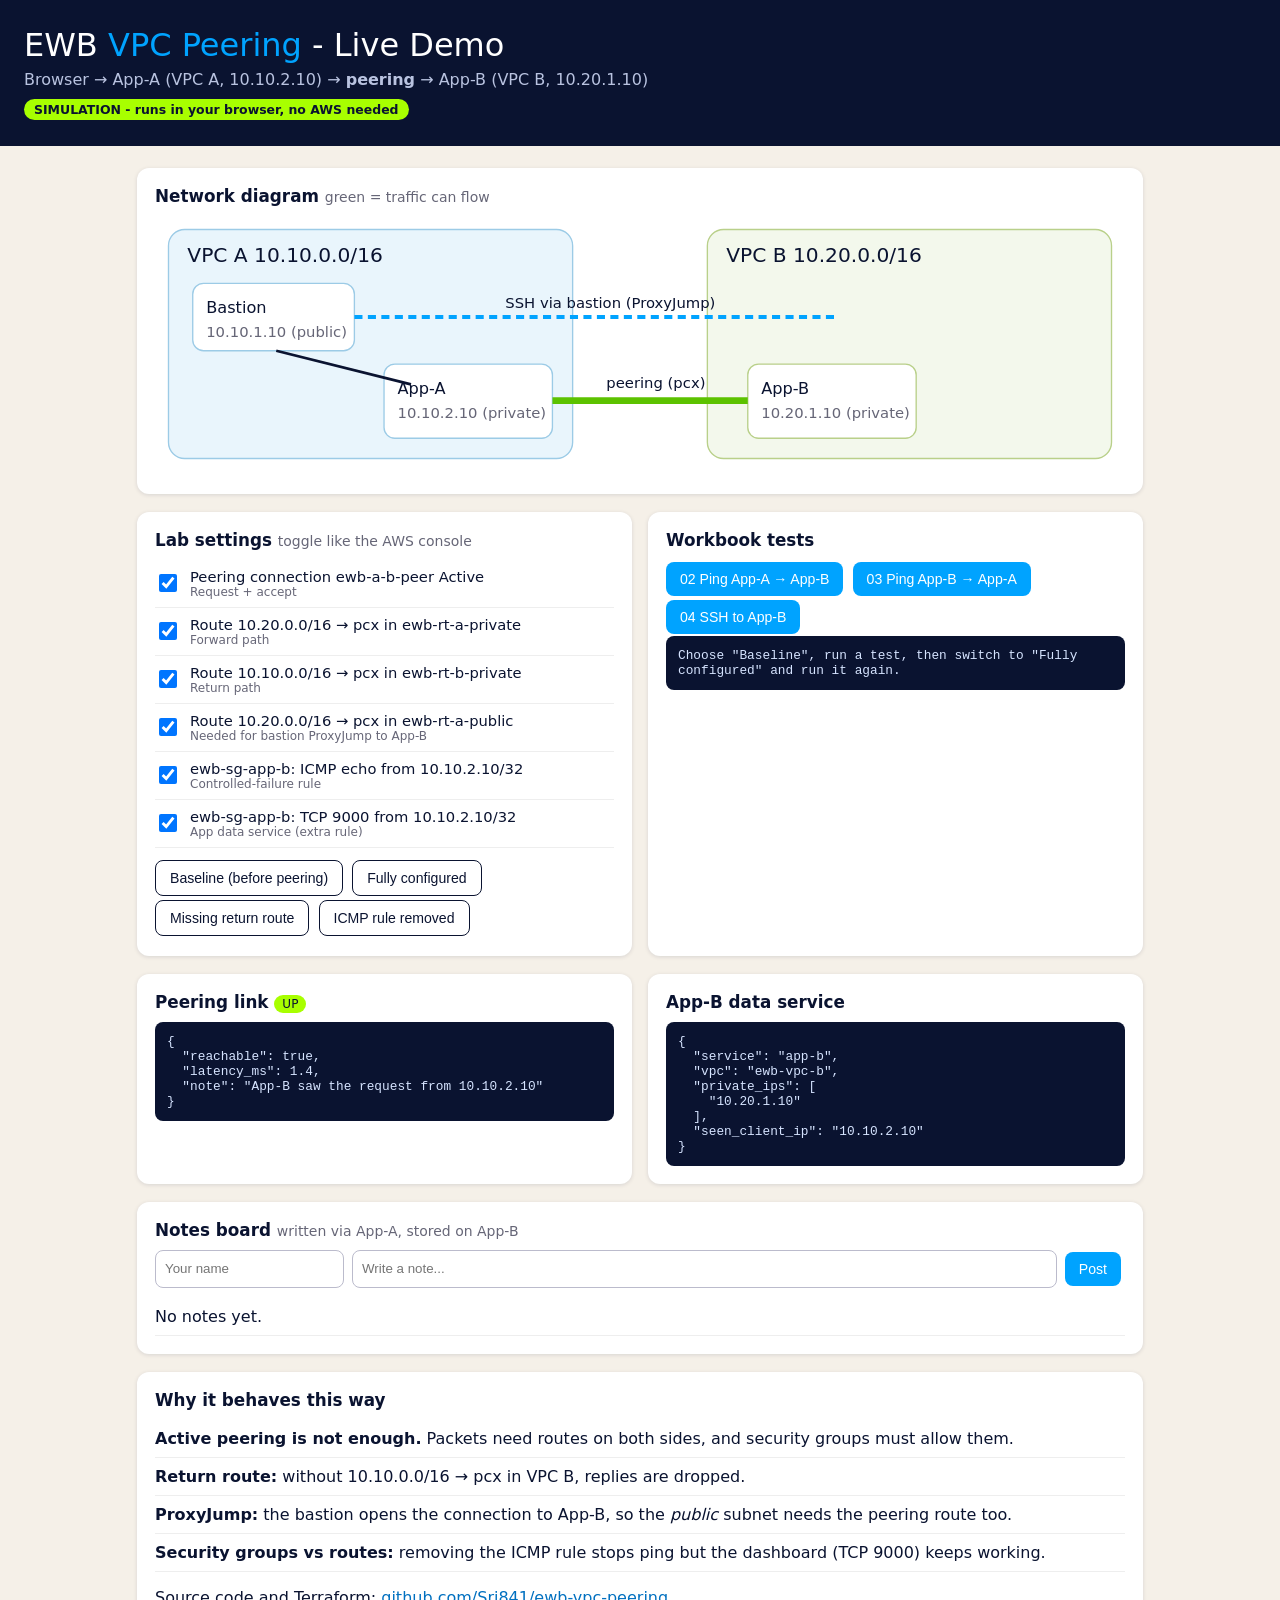
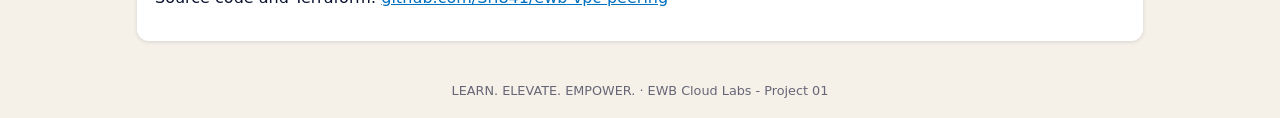
<file: docs/index.html>
<!doctype html>
<html lang="en">
<head>
<meta charset="utf-8">
<meta name="viewport" content="width=device-width, initial-scale=1">
<title>EWB VPC Peering - Live Demo</title>
<style>
:root{--navy:#0a1330;--blue:#00a3ff;--lime:#a8ff00;--cream:#f5f0e8;--red:#ff5a5a}
*{box-sizing:border-box}
body{margin:0;font-family:system-ui,Segoe UI,Roboto,sans-serif;background:var(--cream);color:var(--navy)}
header{background:var(--navy);color:#fff;padding:26px 24px}
header h1{margin:0 0 6px;font-weight:500}header h1 span{color:var(--blue)}
header p{margin:0;color:#b9c3e0}
.sim{display:inline-block;margin-top:10px;background:var(--lime);color:var(--navy);padding:3px 10px;border-radius:99px;font-size:.78rem;font-weight:600}
main{max-width:1050px;margin:0 auto;padding:22px;display:grid;gap:18px}
.grid{display:grid;grid-template-columns:repeat(auto-fit,minmax(280px,1fr));gap:16px}
.card,.panel{background:#fff;border-radius:12px;padding:18px;box-shadow:0 1px 4px rgba(10,19,48,.12)}
h2{margin:0 0 10px;font-size:1.05rem}small{font-weight:400;color:#667}
pre{background:var(--navy);color:#d6e4ff;padding:12px;border-radius:8px;overflow:auto;font-size:.8rem;margin:0;min-height:3em;white-space:pre-wrap}
.badge{padding:2px 8px;border-radius:99px;font-size:.75rem;background:#ddd;color:var(--navy)}
.badge.ok{background:var(--lime)}.badge.bad{background:var(--red);color:#fff}
label.sw{display:flex;align-items:center;gap:10px;padding:8px 0;border-bottom:1px solid #eee;cursor:pointer;font-size:.92rem}
label.sw input{width:18px;height:18px}
label.sw em{display:block;font-style:normal;font-size:.75rem;color:#667}
button{background:var(--blue);color:#fff;border:0;padding:9px 14px;border-radius:8px;cursor:pointer;font-size:.88rem;margin:2px 4px 2px 0}
button.ghost{background:transparent;color:var(--navy);border:1px solid var(--navy)}
form{display:flex;gap:8px;margin:10px 0}form input{flex:1;padding:9px;border:1px solid #bbc;border-radius:8px}
form input#author{flex:0 0 140px}
ul{list-style:none;padding:0;margin:0}li{padding:9px 0;border-bottom:1px solid #eee}
.meta{font-size:.75rem;color:#667}.error{color:var(--red);font-weight:600}
svg{width:100%;height:auto}
footer{text-align:center;color:#667;padding:20px;font-size:.8rem}
a{color:#0070c0}
</style>
</head>
<body>
<header>
  <h1>EWB <span>VPC Peering</span> - Live Demo</h1>
  <p>Browser &rarr; App-A (VPC A, 10.10.2.10) &rarr; <b>peering</b> &rarr; App-B (VPC B, 10.20.1.10)</p>
  <span class="sim">SIMULATION - runs in your browser, no AWS needed</span>
</header>
<main>
  <section class="panel">
    <h2>Network diagram <small>green = traffic can flow</small></h2>
    <svg viewBox="0 0 720 190" role="img" aria-label="Network diagram">
      <rect x="10" y="10" width="300" height="170" rx="12" fill="#e9f5fc" stroke="#9ccbe6"/>
      <text x="24" y="34" font-size="15" fill="#0a1330">VPC A  10.10.0.0/16</text>
      <rect x="28" y="50" width="120" height="50" rx="8" fill="#fff" stroke="#9ccbe6"/><text x="38" y="72" font-size="12" fill="#0a1330">Bastion</text><text x="38" y="90" font-size="11" fill="#667">10.10.1.10 (public)</text>
      <rect x="170" y="110" width="125" height="55" rx="8" fill="#fff" stroke="#9ccbe6"/><text x="180" y="132" font-size="12" fill="#0a1330">App-A</text><text x="180" y="150" font-size="11" fill="#667">10.10.2.10 (private)</text>
      <rect x="410" y="10" width="300" height="170" rx="12" fill="#f3f8ec" stroke="#b9d08a"/>
      <text x="424" y="34" font-size="15" fill="#0a1330">VPC B  10.20.0.0/16</text>
      <rect x="440" y="110" width="125" height="55" rx="8" fill="#fff" stroke="#b9d08a"/><text x="450" y="132" font-size="12" fill="#0a1330">App-B</text><text x="450" y="150" font-size="11" fill="#667">10.20.1.10 (private)</text>
      <line id="l-app" x1="295" y1="137" x2="440" y2="137" stroke="#ccc" stroke-width="5"/>
      <text x="335" y="128" font-size="11" fill="#0a1330">peering (pcx)</text>
      <line id="l-ssh" x1="148" y1="75" x2="505" y2="75" stroke="#ccc" stroke-width="3" stroke-dasharray="6 4"/>
      <text x="260" y="68" font-size="11" fill="#0a1330">SSH via bastion (ProxyJump)</text>
      <line x1="90" y1="100" x2="190" y2="125" stroke="#0a1330" stroke-width="2"/>
    </svg>
  </section>

  <div class="grid">
    <section class="panel">
      <h2>Lab settings <small>toggle like the AWS console</small></h2>
      <label class="sw"><input type="checkbox" id="peering"><span>Peering connection ewb-a-b-peer Active<em>Request + accept</em></span></label>
      <label class="sw"><input type="checkbox" id="rA"><span>Route 10.20.0.0/16 &rarr; pcx in ewb-rt-a-private<em>Forward path</em></span></label>
      <label class="sw"><input type="checkbox" id="rB"><span>Route 10.10.0.0/16 &rarr; pcx in ewb-rt-b-private<em>Return path</em></span></label>
      <label class="sw"><input type="checkbox" id="rP"><span>Route 10.20.0.0/16 &rarr; pcx in ewb-rt-a-public<em>Needed for bastion ProxyJump to App-B</em></span></label>
      <label class="sw"><input type="checkbox" id="icmp"><span>ewb-sg-app-b: ICMP echo from 10.10.2.10/32<em>Controlled-failure rule</em></span></label>
      <label class="sw"><input type="checkbox" id="tcp"><span>ewb-sg-app-b: TCP 9000 from 10.10.2.10/32<em>App data service (extra rule)</em></span></label>
      <div style="margin-top:10px">
        <button class="ghost" data-preset="baseline">Baseline (before peering)</button>
        <button class="ghost" data-preset="full">Fully configured</button>
        <button class="ghost" data-preset="noreturn">Missing return route</button>
        <button class="ghost" data-preset="noicmp">ICMP rule removed</button>
      </div>
    </section>

    <section class="panel">
      <h2>Workbook tests</h2>
      <button id="t-fwd">02 Ping App-A &rarr; App-B</button>
      <button id="t-rev">03 Ping App-B &rarr; App-A</button>
      <button id="t-ssh">04 SSH to App-B</button>
      <pre id="term">Choose "Baseline", run a test, then switch to "Fully configured" and run it again.</pre>
    </section>
  </div>

  <section class="grid">
    <article class="card"><h2>Peering link <small id="badge" class="badge">-</small></h2><pre id="link">-</pre></article>
    <article class="card"><h2>App-B data service</h2><pre id="appb">-</pre></article>
  </section>

  <section class="panel">
    <h2>Notes board <small>written via App-A, stored on App-B</small></h2>
    <form id="nf"><input id="author" placeholder="Your name" maxlength="40"><input id="text" placeholder="Write a note..." maxlength="280" required><button type="submit">Post</button></form>
    <p id="nerr" class="error" hidden></p>
    <ul id="notes"></ul>
  </section>

  <section class="panel">
    <h2>Why it behaves this way</h2>
    <ul>
      <li><b>Active peering is not enough.</b> Packets need routes on both sides, and security groups must allow them.</li>
      <li><b>Return route:</b> without 10.10.0.0/16 &rarr; pcx in VPC B, replies are dropped.</li>
      <li><b>ProxyJump:</b> the bastion opens the connection to App-B, so the <i>public</i> subnet needs the peering route too.</li>
      <li><b>Security groups vs routes:</b> removing the ICMP rule stops ping but the dashboard (TCP 9000) keeps working.</li>
    </ul>
    <p>Source code and Terraform: <a href="https://github.com/Sri841/ewb-vpc-peering">github.com/Sri841/ewb-vpc-peering</a></p>
  </section>
</main>
<footer>LEARN. ELEVATE. EMPOWER. &middot; EWB Cloud Labs - Project 01</footer>

<script>
"use strict";
const $ = (id) => document.getElementById(id);
const KEYS = ["peering", "rA", "rB", "rP", "icmp", "tcp"];
const PRESETS = {
  baseline: { peering: 0, rA: 0, rB: 0, rP: 0, icmp: 1, tcp: 1 },
  full:     { peering: 1, rA: 1, rB: 1, rP: 1, icmp: 1, tcp: 1 },
  noreturn: { peering: 1, rA: 1, rB: 0, rP: 1, icmp: 1, tcp: 1 },
  noicmp:   { peering: 1, rA: 1, rB: 1, rP: 1, icmp: 0, tcp: 1 }
};
const S = () => Object.fromEntries(KEYS.map((k) => [k, $(k).checked]));
const pingOk = (s) => s.peering && s.rA && s.rB && s.icmp;
const appOk  = (s) => s.peering && s.rA && s.rB && s.tcp;
const sshOk  = (s) => s.peering && s.rP && s.rB;

let notes = [];
try { notes = JSON.parse(localStorage.getItem("ewb-notes") || "[]"); } catch (e) { notes = []; }
const saveNotes = () => { try { localStorage.setItem("ewb-notes", JSON.stringify(notes.slice(-50))); } catch (e) {} };

function why(s) {
  if (!s.peering) return "No peering connection exists.";
  if (!s.rA) return "No route to 10.20.0.0/16 in ewb-rt-a-private.";
  if (!s.rB) return "Replies cannot return: missing 10.10.0.0/16 route in ewb-rt-b-private.";
  return null;
}

function render() {
  const s = S(), up = appOk(s);
  $("badge").textContent = up ? "UP" : "DOWN";
  $("badge").className = "badge " + (up ? "ok" : "bad");
  $("link").textContent = up
    ? JSON.stringify({ reachable: true, latency_ms: 1.4, note: "App-B saw the request from 10.10.2.10" }, null, 2)
    : JSON.stringify({ reachable: false, error: why(s) || "Blocked by ewb-sg-app-b: TCP 9000 from 10.10.2.10/32 missing." }, null, 2);
  $("appb").textContent = up
    ? JSON.stringify({ service: "app-b", vpc: "ewb-vpc-b", private_ips: ["10.20.1.10"], seen_client_ip: "10.10.2.10" }, null, 2)
    : "App-B not reachable over peering.";
  $("l-app").setAttribute("stroke", up ? "#5cc200" : "#ccc");
  $("l-ssh").setAttribute("stroke", sshOk(s) ? "#00a3ff" : "#ccc");
  renderNotes(up);
}

function renderNotes(up) {
  const ul = $("notes"); ul.replaceChildren();
  $("nerr").hidden = up;
  if (!up) { $("nerr").textContent = "Cannot reach App-B - notes unavailable. Fix the routes/rules above."; return; }
  if (!notes.length) { const li = document.createElement("li"); li.textContent = "No notes yet."; ul.append(li); return; }
  [...notes].reverse().forEach((n) => {
    const li = document.createElement("li");
    const t = document.createElement("div"); t.textContent = n.text;
    const m = document.createElement("div"); m.className = "meta"; m.textContent = `${n.author} · ${n.ts} · stored by App-B (request from 10.10.2.10)`;
    li.append(t, m); ul.append(li);
  });
}

function pingText(src, dst, ok, s, reason) {
  const lines = [`$ ssh ${src.host}`, `$ ping -c 4 ${dst}`, `PING ${dst} (${dst}) 56(84) bytes of data.`];
  if (ok) {
    for (let i = 1; i <= 4; i++) lines.push(`64 bytes from ${dst}: icmp_seq=${i} ttl=127 time=${(1.2 + i * 0.07).toFixed(2)} ms`);
    lines.push(`--- ${dst} ping statistics ---`, "4 packets transmitted, 4 received, 0% packet loss");
  } else {
    lines.push(`--- ${dst} ping statistics ---`, "4 packets transmitted, 0 received, 100% packet loss", "", "Why: " + reason);
  }
  return lines.join("\n");
}

$("t-fwd").onclick = () => {
  const s = S(), ok = pingOk(s);
  $("term").textContent = pingText({ host: "ewb-app-a" }, "10.20.1.10", ok, s, why(s) || "ewb-sg-app-b has no ICMP echo rule from 10.10.2.10/32.");
};
$("t-rev").onclick = () => {
  const s = S(), ok = s.peering && s.rA && s.rB && s.icmpA !== false;
  $("term").textContent = pingText({ host: "ewb-app-b" }, "10.10.2.10", ok, s, why(s) || "blocked");
};
$("t-ssh").onclick = () => {
  const s = S();
  $("term").textContent = sshOk(s)
    ? "$ ssh ewb-app-b\nConnected via bastion (ProxyJump).\n[ec2-user@ip-10-20-1-10 ~]$"
    : "$ ssh ewb-app-b\nssh: connect to host 10.20.1.10 port 22: Operation timed out\n\nWhy: " +
      (!s.peering ? "no peering connection." : !s.rP ? "ewb-rt-a-public lacks 10.20.0.0/16 -> pcx (bastion cannot reach VPC B)." : "return route missing in ewb-rt-b-private.");
};

document.querySelectorAll("[data-preset]").forEach((b) => (b.onclick = () => {
  const p = PRESETS[b.dataset.preset];
  KEYS.forEach((k) => ($(k).checked = !!p[k]));
  $("term").textContent = "Preset applied: " + b.textContent.trim();
  render();
}));
KEYS.forEach((k) => ($(k).onchange = render));

$("nf").onsubmit = (e) => {
  e.preventDefault();
  if (!appOk(S())) { render(); return; }
  notes.push({ author: $("author").value.trim() || "anonymous", text: $("text").value.trim().slice(0, 280), ts: new Date().toISOString().slice(0, 19).replace("T", " ") });
  saveNotes(); $("text").value = ""; render();
};

KEYS.forEach((k) => ($(k).checked = !!PRESETS.full[k]));
render();
</script>
</body>
</html>
</file>
